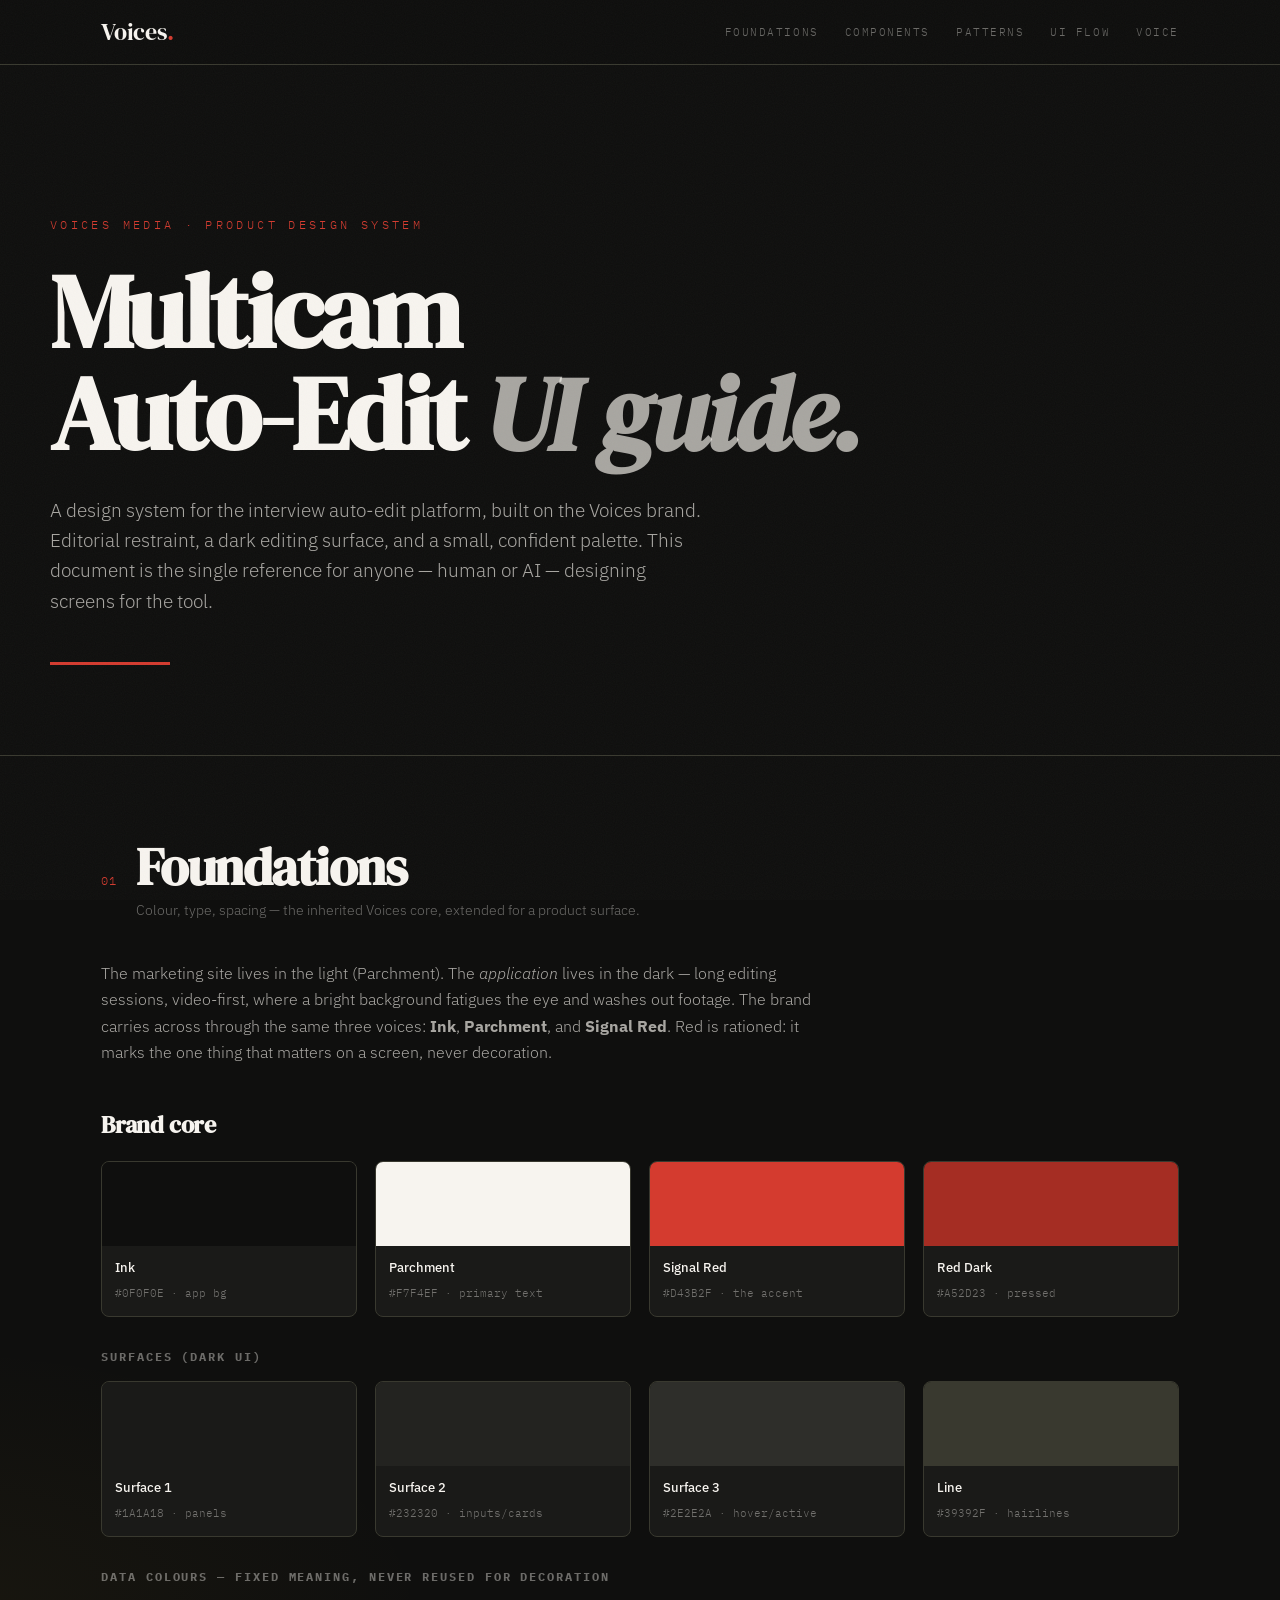
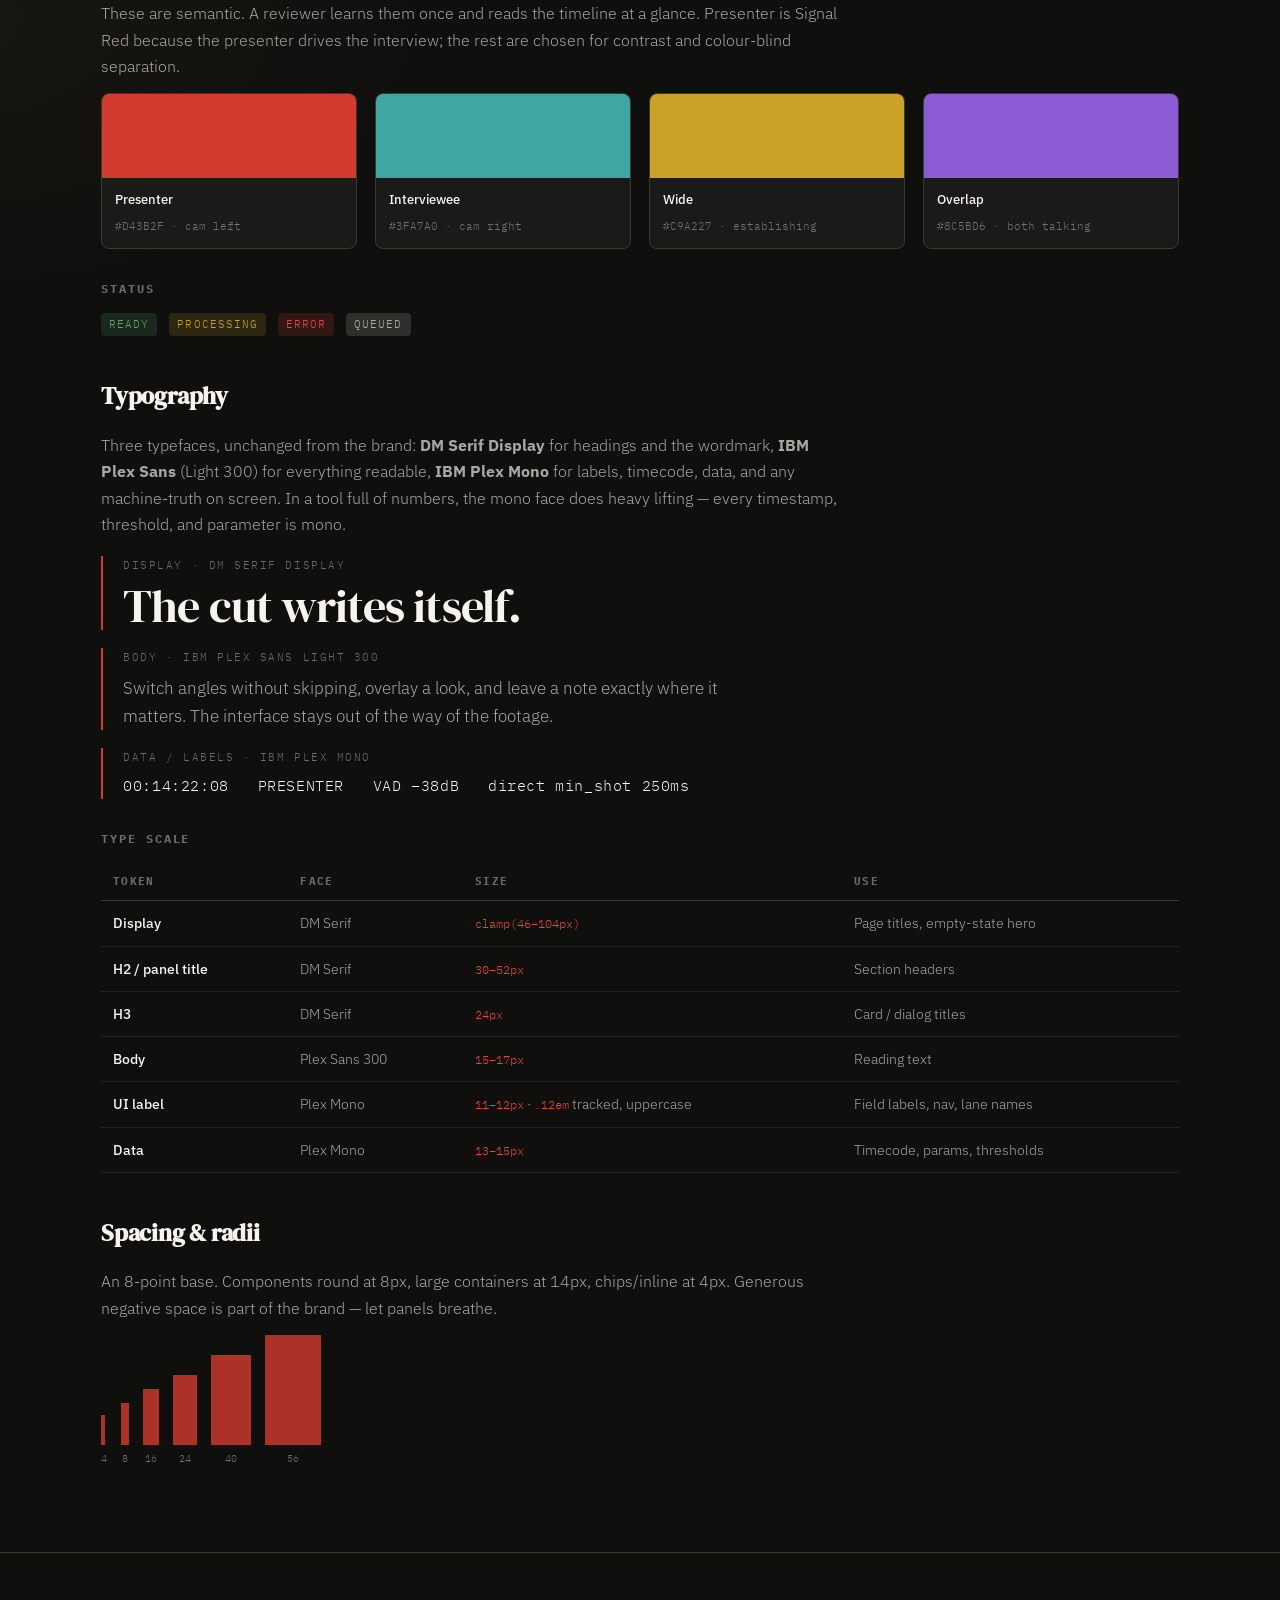
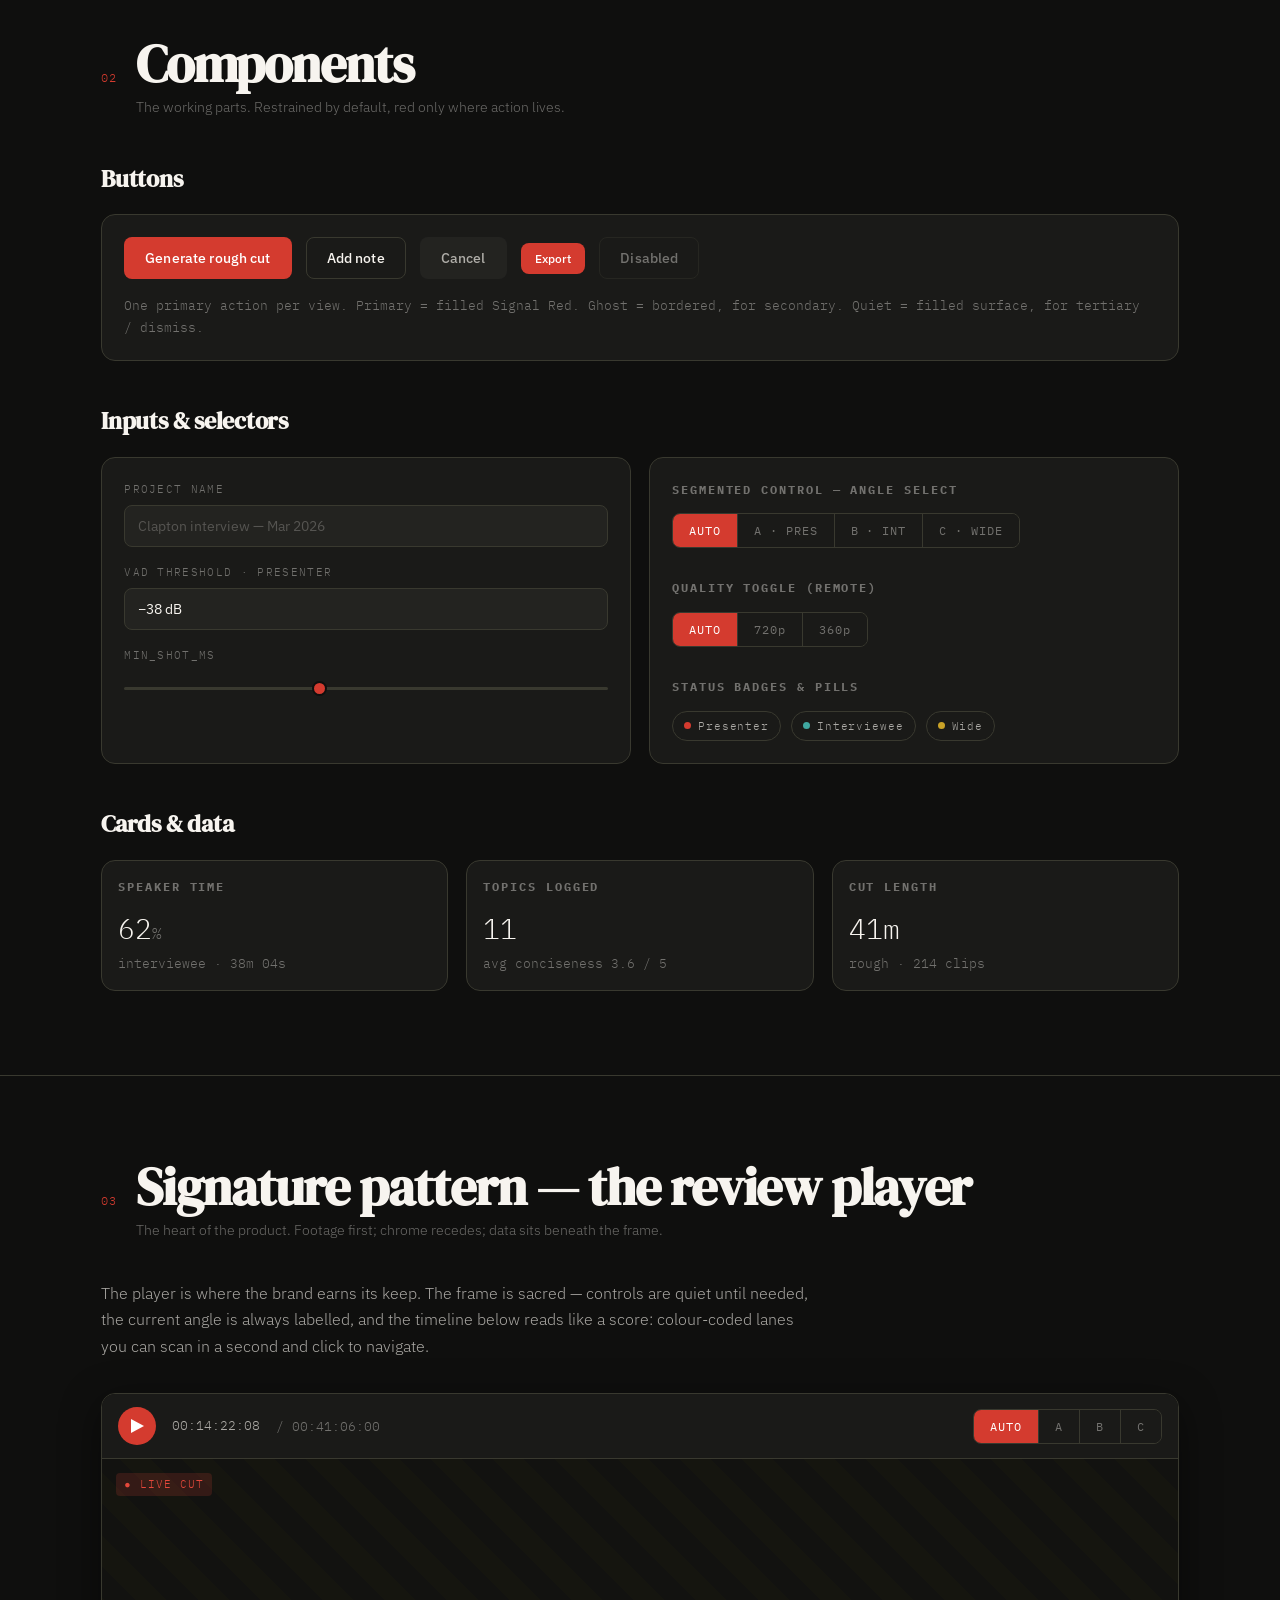
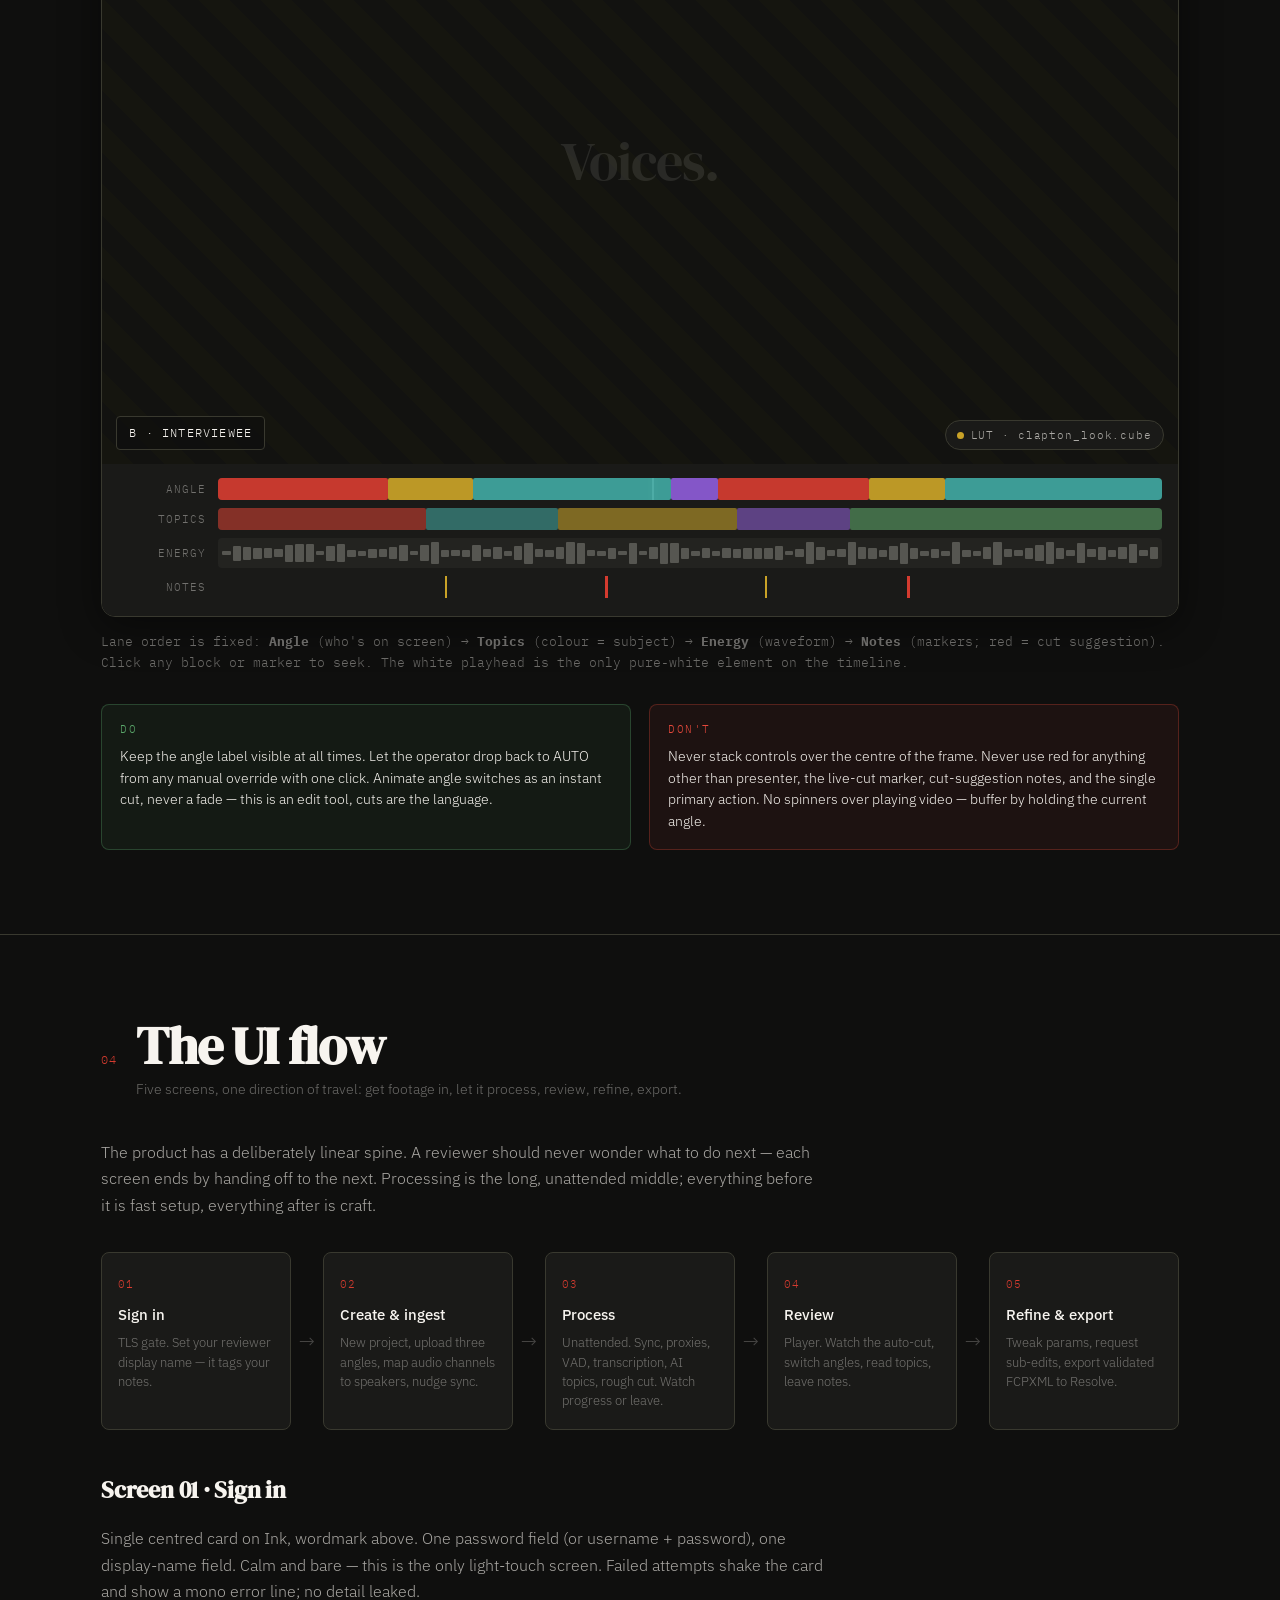
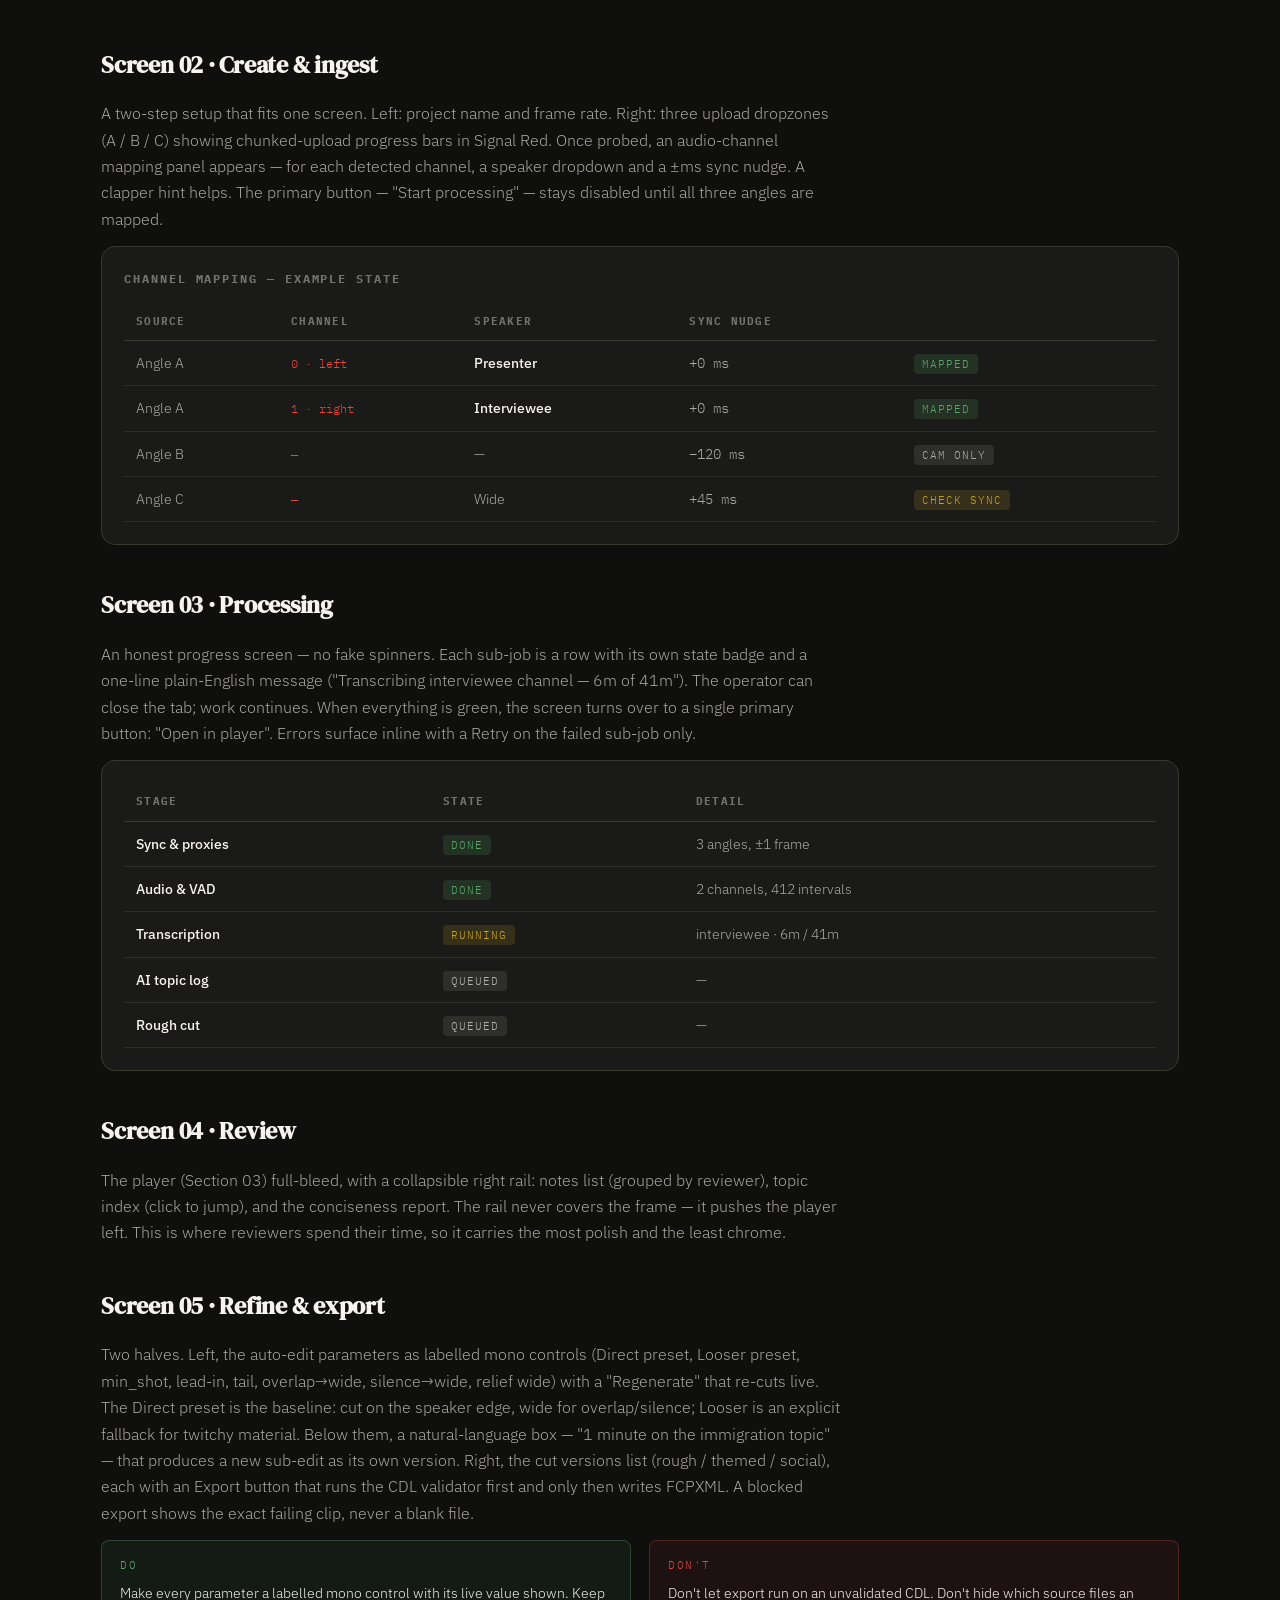
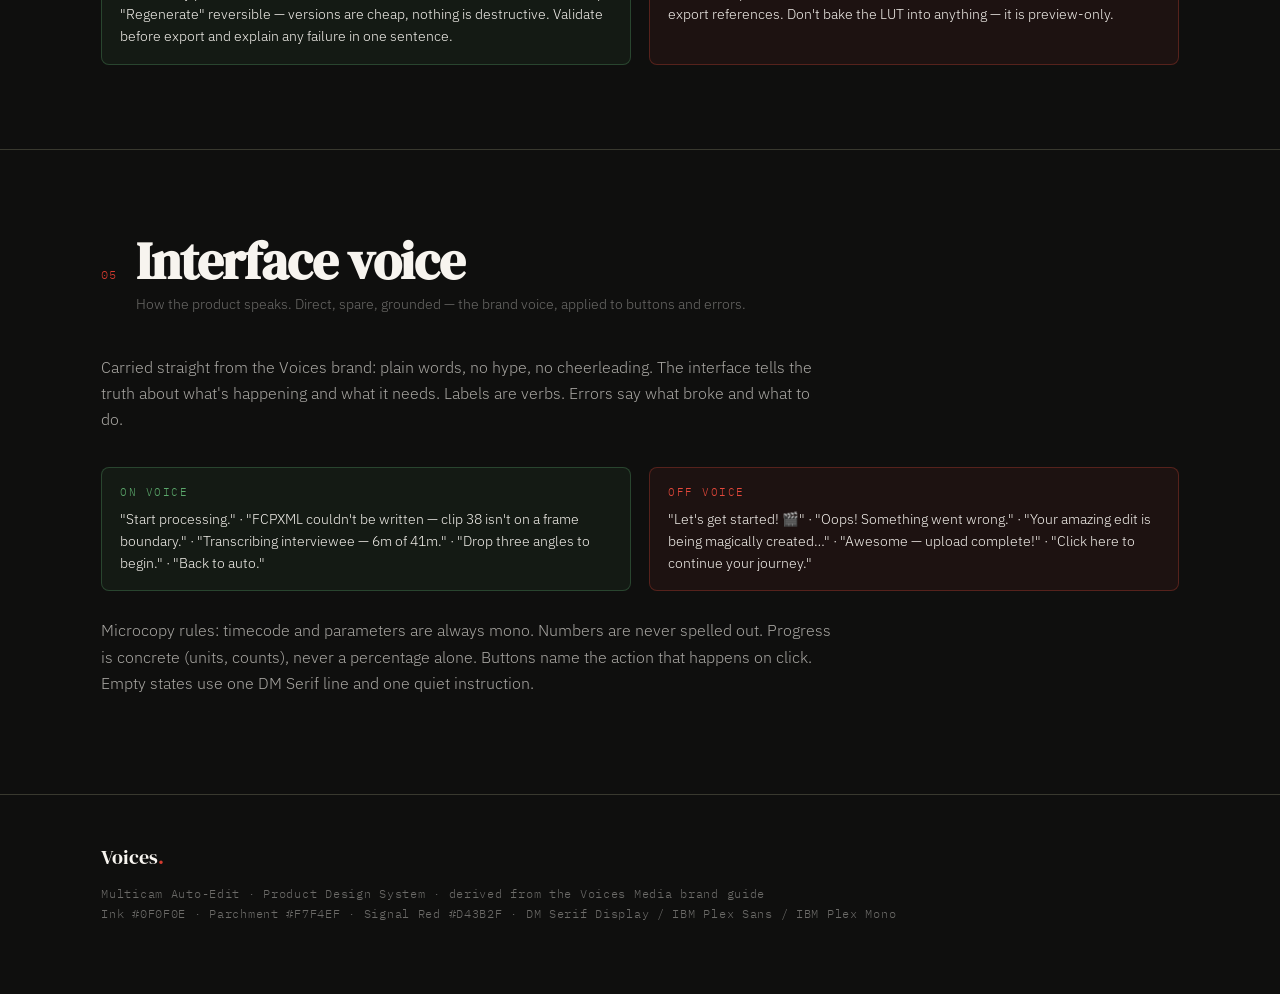
<file: docs/source/multicam_ui_style_guide.html>
<!DOCTYPE html>
<html lang="en">
<head>
<meta charset="utf-8">
<meta name="viewport" content="width=device-width, initial-scale=1">
<title>Multicam Auto-Edit — UI Style Guide & Flow</title>
<link rel="preconnect" href="https://fonts.googleapis.com">
<link rel="preconnect" href="https://fonts.gstatic.com" crossorigin>
<link href="https://fonts.googleapis.com/css2?family=DM+Serif+Display:ital@0;1&family=IBM+Plex+Sans:ital,wght@0,300;0,400;0,500;0,600;1,300&family=IBM+Plex+Mono:wght@400;500&display=swap" rel="stylesheet">
<style>
/* ============================================================
   VOICES MEDIA — PRODUCT UI SYSTEM
   Multicam Auto-Edit Platform
   Extends the Voices brand (Ink / Parchment / Signal Red,
   DM Serif Display · IBM Plex Sans · IBM Plex Mono) into a
   dark editing-application surface.
   ============================================================ */
:root{
  /* Brand core (from Voices brand guide) */
  --ink:#0F0F0E;
  --paper:#F7F4EF;
  --paper-alt:#EFECE6;
  --red:#D43B2F;
  --red-dark:#A52D23;
  --red-pale:#FAE8E6;

  /* Product surfaces — the app runs dark (editing context) */
  --bg:#0F0F0E;            /* app background = Ink */
  --surface-1:#1A1A18;     /* panels */
  --surface-2:#232320;     /* raised cards, inputs */
  --surface-3:#2E2E2A;     /* hover / active rows */
  --line:#39392F;          /* hairline borders, warm */
  --line-soft:rgba(247,244,239,.08);

  /* Text on dark */
  --t-hi:#F7F4EF;          /* primary = Parchment */
  --t-mid:rgba(247,244,239,.66);
  --t-low:rgba(247,244,239,.40);
  --t-faint:rgba(247,244,239,.24);

  /* Accents & data colours (timeline lanes, speakers, topics) */
  --red-bright:#E5483B;
  --presenter:#D43B2F;     /* Signal Red — primary speaker */
  --interviewee:#3FA7A0;   /* teal, complementary, used elsewhere in your work */
  --wide:#C9A227;          /* harvest gold — wide / establishing */
  --overlap:#8C5BD6;       /* both speaking */
  --silence:rgba(247,244,239,.10);
  --ok:#5BA86B;
  --warn:#C9A227;
  --err:#E5483B;

  --serif:'DM Serif Display',Georgia,serif;
  --sans:'IBM Plex Sans',system-ui,sans-serif;
  --mono:'IBM Plex Mono','Courier New',monospace;

  --r-sm:4px; --r-md:8px; --r-lg:14px;
  --pad:clamp(20px,4vw,56px);
  --shadow:0 10px 40px rgba(0,0,0,.45);
}
*,*::before,*::after{box-sizing:border-box;margin:0;padding:0}
html{scroll-behavior:smooth;font-size:16px}
body{
  background:var(--bg);color:var(--t-hi);
  font-family:var(--sans);font-weight:300;line-height:1.65;
  -webkit-font-smoothing:antialiased;
  background-image:
    radial-gradient(1100px 500px at 85% -8%, rgba(212,59,47,.10), transparent 60%),
    radial-gradient(900px 500px at -5% 18%, rgba(201,162,39,.05), transparent 55%);
}
/* grain overlay — printed/film texture nod */
body::after{
  content:"";position:fixed;inset:0;pointer-events:none;z-index:9999;opacity:.035;
  background-image:url("data:image/svg+xml,%3Csvg xmlns='http://www.w3.org/2000/svg' width='120' height='120'%3E%3Cfilter id='n'%3E%3CfeTurbulence type='fractalNoise' baseFrequency='.9' numOctaves='2'/%3E%3C/filter%3E%3Crect width='100%25' height='100%25' filter='url(%23n)'/%3E%3C/svg%3E");
}
img,video,svg{max-width:100%;display:block}
ul{list-style:none}
a{color:inherit;text-decoration:none}
code,.mono{font-family:var(--mono)}

/* ── Layout shell ─────────────────────────────────────────── */
.wrap{max-width:1180px;margin:0 auto;padding:0 var(--pad)}
header.top{
  position:sticky;top:0;z-index:50;
  background:rgba(15,15,14,.82);backdrop-filter:blur(12px);
  border-bottom:1px solid var(--line);
}
.top .wrap{display:flex;align-items:center;justify-content:space-between;height:64px}
.brandmark{font-family:var(--serif);font-size:24px;letter-spacing:-.01em}
.brandmark .dot{color:var(--red)}
.top nav{display:flex;gap:26px;font-family:var(--mono);font-size:11px;letter-spacing:.14em;text-transform:uppercase}
.top nav a{color:var(--t-low);transition:color .2s}
.top nav a:hover{color:var(--t-hi)}

/* ── Hero ─────────────────────────────────────────────────── */
.hero{padding:clamp(70px,12vw,150px) 0 clamp(50px,7vw,90px);position:relative}
.kicker{font-family:var(--mono);font-size:12px;letter-spacing:.28em;text-transform:uppercase;color:var(--red);margin-bottom:26px}
.hero h1{font-family:var(--serif);font-size:clamp(46px,8.5vw,104px);line-height:.98;letter-spacing:-.025em}
.hero h1 em{font-style:italic;color:var(--t-mid)}
.hero p.lede{max-width:60ch;margin-top:30px;font-size:clamp(16px,1.6vw,19px);color:var(--t-mid);line-height:1.6}
.hero .dotline{margin-top:46px;height:3px;width:120px;background:var(--red)}

/* ── Section scaffold ─────────────────────────────────────── */
section.block{padding:clamp(46px,7vw,84px) 0;border-top:1px solid var(--line)}
.sec-head{display:flex;align-items:baseline;gap:18px;margin-bottom:38px}
.sec-num{font-family:var(--mono);font-size:12px;color:var(--red);letter-spacing:.1em;padding-top:8px}
.sec-head h2{font-family:var(--serif);font-size:clamp(30px,4.4vw,52px);letter-spacing:-.02em;line-height:1.02}
.sec-head .sub{color:var(--t-low);font-size:14px;margin-top:6px}
.lead{max-width:72ch;color:var(--t-mid);font-size:16px;margin-bottom:34px}

h3.t{font-family:var(--serif);font-size:24px;letter-spacing:-.01em;margin:40px 0 16px}
h4.t{font-family:var(--mono);font-size:12px;letter-spacing:.16em;text-transform:uppercase;color:var(--t-low);margin:30px 0 14px}
p.body{color:var(--t-mid);margin-bottom:14px;max-width:74ch}
.mono-note{font-family:var(--mono);font-size:12.5px;color:var(--t-low);line-height:1.7}

/* ── Grids & cards ────────────────────────────────────────── */
.grid{display:grid;gap:18px}
.g2{grid-template-columns:repeat(2,1fr)}
.g3{grid-template-columns:repeat(3,1fr)}
.g4{grid-template-columns:repeat(4,1fr)}
@media(max-width:840px){.g2,.g3,.g4{grid-template-columns:1fr}}
.card{background:var(--surface-1);border:1px solid var(--line);border-radius:var(--r-lg);padding:22px}
.card.tight{padding:16px}

/* ── Colour swatches ──────────────────────────────────────── */
.sw{border:1px solid var(--line);border-radius:var(--r-md);overflow:hidden;background:var(--surface-1)}
.sw .chip{height:84px}
.sw .meta{padding:11px 13px}
.sw .meta b{display:block;font-size:13px;font-weight:500;color:var(--t-hi)}
.sw .meta span{font-family:var(--mono);font-size:11px;color:var(--t-low)}

/* ── Type specimens ───────────────────────────────────────── */
.spec{border-left:2px solid var(--red);padding-left:20px;margin:18px 0}
.spec .label{font-family:var(--mono);font-size:11px;letter-spacing:.14em;text-transform:uppercase;color:var(--t-low);margin-bottom:8px}
.spec .demo{color:var(--t-hi)}

/* ── Buttons & controls ───────────────────────────────────── */
.btn{font-family:var(--sans);font-weight:500;font-size:13.5px;border:1px solid transparent;border-radius:var(--r-md);
  padding:11px 20px;cursor:pointer;transition:all .18s;display:inline-flex;gap:9px;align-items:center;letter-spacing:.01em}
.btn-primary{background:var(--red);color:#fff}
.btn-primary:hover{background:var(--red-bright);transform:translateY(-1px)}
.btn-ghost{background:transparent;color:var(--t-hi);border-color:var(--line)}
.btn-ghost:hover{background:var(--surface-2);border-color:var(--t-low)}
.btn-quiet{background:var(--surface-2);color:var(--t-mid)}
.btn-quiet:hover{background:var(--surface-3);color:var(--t-hi)}
.btn:disabled{opacity:.4;cursor:not-allowed;transform:none}
.btn-sm{padding:7px 13px;font-size:12px}

.seg{display:inline-flex;border:1px solid var(--line);border-radius:var(--r-md);overflow:hidden}
.seg button{font-family:var(--mono);font-size:12px;letter-spacing:.08em;background:var(--surface-1);color:var(--t-low);
  border:none;padding:9px 16px;cursor:pointer;transition:all .15s;border-right:1px solid var(--line)}
.seg button:last-child{border-right:none}
.seg button.on{background:var(--red);color:#fff}
.seg button:not(.on):hover{background:var(--surface-2);color:var(--t-hi)}

.field{margin-bottom:16px}
.field label{display:block;font-family:var(--mono);font-size:11px;letter-spacing:.12em;text-transform:uppercase;color:var(--t-low);margin-bottom:7px}
.input{width:100%;background:var(--surface-2);border:1px solid var(--line);border-radius:var(--r-md);
  color:var(--t-hi);font-family:var(--sans);font-size:14px;padding:11px 13px;transition:border .18s}
.input:focus{outline:none;border-color:var(--red)}
.input::placeholder{color:var(--t-faint)}

.range{appearance:none;width:100%;height:3px;background:var(--line);border-radius:3px;outline:none}
.range::-webkit-slider-thumb{appearance:none;width:15px;height:15px;border-radius:50%;background:var(--red);cursor:pointer;border:2px solid var(--ink)}

.pill{display:inline-flex;align-items:center;gap:7px;font-family:var(--mono);font-size:11px;letter-spacing:.08em;
  padding:5px 11px;border-radius:100px;border:1px solid var(--line);color:var(--t-mid);background:var(--surface-1)}
.pill .led{width:7px;height:7px;border-radius:50%}
.badge{font-family:var(--mono);font-size:10.5px;letter-spacing:.1em;text-transform:uppercase;padding:3px 8px;border-radius:var(--r-sm)}
.badge.ok{background:rgba(91,168,107,.16);color:var(--ok)}
.badge.warn{background:rgba(201,162,39,.16);color:var(--warn)}
.badge.err{background:rgba(229,72,59,.16);color:var(--err)}
.badge.neutral{background:var(--surface-3);color:var(--t-mid)}

/* ── Flow diagram ─────────────────────────────────────────── */
.flow{display:flex;flex-wrap:wrap;gap:0;align-items:stretch;margin:8px 0 4px}
.flow .step{flex:1;min-width:150px;background:var(--surface-1);border:1px solid var(--line);border-radius:var(--r-md);
  padding:16px 16px 18px;position:relative}
.flow .step .n{font-family:var(--mono);font-size:11px;color:var(--red);letter-spacing:.1em}
.flow .step b{display:block;font-size:14.5px;font-weight:500;margin:8px 0 6px}
.flow .step p{font-size:12.5px;color:var(--t-low);line-height:1.55}
.flow .arrow{display:flex;align-items:center;color:var(--t-faint);padding:0 8px;font-size:20px}
@media(max-width:840px){.flow .arrow{transform:rotate(90deg);padding:6px 0}.flow .step{min-width:100%}}

/* ── Player mock ──────────────────────────────────────────── */
.player{background:#0a0a09;border:1px solid var(--line);border-radius:var(--r-lg);overflow:hidden;box-shadow:var(--shadow)}
.stage{position:relative;aspect-ratio:16/9;background:
  repeating-linear-gradient(45deg,#15150f 0 22px,#121210 22px 44px);display:flex;align-items:center;justify-content:center}
.stage .live{position:absolute;top:14px;left:14px;display:flex;gap:8px;align-items:center}
.stage .ang-label{position:absolute;bottom:14px;left:14px;font-family:var(--mono);font-size:12px;letter-spacing:.1em;
  background:rgba(15,15,14,.7);padding:6px 12px;border-radius:var(--r-sm);border:1px solid var(--line)}
.stage .lut-tag{position:absolute;bottom:14px;right:14px}
.stage .ghost{font-family:var(--serif);font-size:54px;color:rgba(247,244,239,.10);letter-spacing:-.02em}
.transport{display:flex;align-items:center;gap:16px;padding:13px 16px;background:var(--surface-1);border-bottom:1px solid var(--line)}
.transport .tc{font-family:var(--mono);font-size:13px;color:var(--t-mid)}
.transport .play{width:38px;height:38px;border-radius:50%;background:var(--red);display:flex;align-items:center;justify-content:center;cursor:pointer;border:none}
.transport .angsel{margin-left:auto}

/* ── Timeline lanes ───────────────────────────────────────── */
.tl{background:var(--surface-1);padding:14px 16px 18px}
.tl .lane{display:flex;align-items:center;gap:12px;margin-bottom:8px}
.tl .lane:last-child{margin-bottom:0}
.tl .lane .name{width:88px;flex-shrink:0;font-family:var(--mono);font-size:10.5px;letter-spacing:.1em;text-transform:uppercase;color:var(--t-low);text-align:right}
.tl .lane .track{flex:1;height:22px;background:var(--surface-2);border-radius:var(--r-sm);position:relative;overflow:hidden}
.tl .seg-blk{position:absolute;top:0;bottom:0;border-radius:2px}
.tl .wave{flex:1;height:30px;display:flex;align-items:center;gap:2px;background:var(--surface-2);border-radius:var(--r-sm);padding:0 4px;overflow:hidden}
.tl .wave i{flex:1;background:var(--t-faint);border-radius:1px}
.tl .note-mk{position:absolute;top:-3px;width:2px;height:28px;background:var(--wide)}
.tl .note-mk.cut{background:var(--red);width:3px}
.tl .playhead{position:absolute;top:-4px;bottom:-4px;width:2px;background:var(--t-hi);box-shadow:0 0 8px rgba(247,244,239,.5)}

/* ── Spec table ───────────────────────────────────────────── */
table.t{width:100%;border-collapse:collapse;font-size:13.5px}
table.t th{text-align:left;font-family:var(--mono);font-size:10.5px;letter-spacing:.12em;text-transform:uppercase;
  color:var(--t-low);padding:10px 12px;border-bottom:1px solid var(--line)}
table.t td{padding:11px 12px;border-bottom:1px solid var(--line-soft);color:var(--t-mid);vertical-align:top}
table.t td b{color:var(--t-hi);font-weight:500}
table.t tr:hover td{background:var(--surface-1)}
table.t code{font-size:12px;color:var(--red-bright)}

/* ── Do / Don't ───────────────────────────────────────────── */
.dd{border-radius:var(--r-md);padding:16px 18px;font-size:13.5px;line-height:1.6}
.dd.do{background:rgba(91,168,107,.08);border:1px solid rgba(91,168,107,.3)}
.dd.dont{background:rgba(229,72,59,.07);border:1px solid rgba(229,72,59,.28)}
.dd .h{font-family:var(--mono);font-size:11px;letter-spacing:.14em;text-transform:uppercase;margin-bottom:8px}
.dd.do .h{color:var(--ok)}.dd.dont .h{color:var(--err)}

.spacing-demo{display:flex;align-items:flex-end;gap:14px;flex-wrap:wrap}
.spacing-demo .u{background:var(--red);opacity:.8}
.spacing-demo .lbl{font-family:var(--mono);font-size:10px;color:var(--t-low);margin-top:6px;text-align:center}

footer.foot{border-top:1px solid var(--line);padding:46px 0 70px;color:var(--t-low);font-family:var(--mono);font-size:12px;letter-spacing:.06em}
footer.foot .brandmark{font-family:var(--serif);font-size:20px;color:var(--t-hi);letter-spacing:0;margin-bottom:10px}
.reveal{opacity:0;transform:translateY(18px);transition:opacity .7s,transform .7s}
.reveal.in{opacity:1;transform:none}
@media(prefers-reduced-motion:reduce){.reveal{opacity:1;transform:none;transition:none}}
</style>
</head>
<body>

<header class="top">
  <div class="wrap">
    <div class="brandmark">Voices<span class="dot">.</span></div>
    <nav>
      <a href="#foundations">Foundations</a>
      <a href="#components">Components</a>
      <a href="#patterns">Patterns</a>
      <a href="#flow">UI Flow</a>
      <a href="#voice">Voice</a>
    </nav>
  </div>
</header>

<div class="hero wrap">
  <div class="kicker">Voices Media · Product Design System</div>
  <h1>Multicam<br>Auto-Edit <em>UI guide.</em></h1>
  <p class="lede">A design system for the interview auto-edit platform, built on the Voices brand. Editorial restraint, a dark editing surface, and a small, confident palette. This document is the single reference for anyone — human or AI — designing screens for the tool.</p>
  <div class="dotline"></div>
</div>

<main>

<!-- ============ FOUNDATIONS ============ -->
<section class="block" id="foundations">
  <div class="wrap">
    <div class="sec-head">
      <div class="sec-num">01</div>
      <div>
        <h2>Foundations</h2>
        <div class="sub">Colour, type, spacing — the inherited Voices core, extended for a product surface.</div>
      </div>
    </div>

    <p class="lead">The marketing site lives in the light (Parchment). The <em>application</em> lives in the dark — long editing sessions, video-first, where a bright background fatigues the eye and washes out footage. The brand carries across through the same three voices: <b>Ink</b>, <b>Parchment</b>, and <b>Signal Red</b>. Red is rationed: it marks the one thing that matters on a screen, never decoration.</p>

    <h3 class="t">Brand core</h3>
    <div class="grid g4">
      <div class="sw"><div class="chip" style="background:#0F0F0E"></div><div class="meta"><b>Ink</b><span>#0F0F0E · app bg</span></div></div>
      <div class="sw"><div class="chip" style="background:#F7F4EF"></div><div class="meta"><b>Parchment</b><span>#F7F4EF · primary text</span></div></div>
      <div class="sw"><div class="chip" style="background:#D43B2F"></div><div class="meta"><b>Signal Red</b><span>#D43B2F · the accent</span></div></div>
      <div class="sw"><div class="chip" style="background:#A52D23"></div><div class="meta"><b>Red Dark</b><span>#A52D23 · pressed</span></div></div>
    </div>

    <h4 class="t">Surfaces (dark UI)</h4>
    <div class="grid g4">
      <div class="sw"><div class="chip" style="background:#1A1A18"></div><div class="meta"><b>Surface 1</b><span>#1A1A18 · panels</span></div></div>
      <div class="sw"><div class="chip" style="background:#232320"></div><div class="meta"><b>Surface 2</b><span>#232320 · inputs/cards</span></div></div>
      <div class="sw"><div class="chip" style="background:#2E2E2A"></div><div class="meta"><b>Surface 3</b><span>#2E2E2A · hover/active</span></div></div>
      <div class="sw"><div class="chip" style="background:#39392F"></div><div class="meta"><b>Line</b><span>#39392F · hairlines</span></div></div>
    </div>

    <h4 class="t">Data colours — fixed meaning, never reused for decoration</h4>
    <p class="body">These are semantic. A reviewer learns them once and reads the timeline at a glance. Presenter is Signal Red because the presenter drives the interview; the rest are chosen for contrast and colour-blind separation.</p>
    <div class="grid g4">
      <div class="sw"><div class="chip" style="background:#D43B2F"></div><div class="meta"><b>Presenter</b><span>#D43B2F · cam left</span></div></div>
      <div class="sw"><div class="chip" style="background:#3FA7A0"></div><div class="meta"><b>Interviewee</b><span>#3FA7A0 · cam right</span></div></div>
      <div class="sw"><div class="chip" style="background:#C9A227"></div><div class="meta"><b>Wide</b><span>#C9A227 · establishing</span></div></div>
      <div class="sw"><div class="chip" style="background:#8C5BD6"></div><div class="meta"><b>Overlap</b><span>#8C5BD6 · both talking</span></div></div>
    </div>

    <h4 class="t">Status</h4>
    <div style="display:flex;gap:12px;flex-wrap:wrap;margin-top:4px">
      <span class="badge ok">Ready</span>
      <span class="badge warn">Processing</span>
      <span class="badge err">Error</span>
      <span class="badge neutral">Queued</span>
    </div>

    <h3 class="t">Typography</h3>
    <p class="body">Three typefaces, unchanged from the brand: <b>DM Serif Display</b> for headings and the wordmark, <b>IBM Plex Sans</b> (Light 300) for everything readable, <b>IBM Plex Mono</b> for labels, timecode, data, and any machine-truth on screen. In a tool full of numbers, the mono face does heavy lifting — every timestamp, threshold, and parameter is mono.</p>

    <div class="spec">
      <div class="label">Display · DM Serif Display</div>
      <div class="demo" style="font-family:var(--serif);font-size:46px;line-height:1.05;letter-spacing:-.02em">The cut writes itself.</div>
    </div>
    <div class="spec">
      <div class="label">Body · IBM Plex Sans Light 300</div>
      <div class="demo" style="font-size:17px;color:var(--t-mid);max-width:60ch">Switch angles without skipping, overlay a look, and leave a note exactly where it matters. The interface stays out of the way of the footage.</div>
    </div>
    <div class="spec">
      <div class="label">Data / labels · IBM Plex Mono</div>
      <div class="demo mono" style="font-size:15px;color:var(--t-hi);letter-spacing:.04em">00:14:22:08 &nbsp; PRESENTER &nbsp; VAD −38dB &nbsp; direct min_shot 250ms</div>
    </div>

    <h4 class="t">Type scale</h4>
    <table class="t">
      <tr><th>Token</th><th>Face</th><th>Size</th><th>Use</th></tr>
      <tr><td><b>Display</b></td><td>DM Serif</td><td><code>clamp(46–104px)</code></td><td>Page titles, empty-state hero</td></tr>
      <tr><td><b>H2 / panel title</b></td><td>DM Serif</td><td><code>30–52px</code></td><td>Section headers</td></tr>
      <tr><td><b>H3</b></td><td>DM Serif</td><td><code>24px</code></td><td>Card / dialog titles</td></tr>
      <tr><td><b>Body</b></td><td>Plex Sans 300</td><td><code>15–17px</code></td><td>Reading text</td></tr>
      <tr><td><b>UI label</b></td><td>Plex Mono</td><td><code>11–12px</code> · <code>.12em</code> tracked, uppercase</td><td>Field labels, nav, lane names</td></tr>
      <tr><td><b>Data</b></td><td>Plex Mono</td><td><code>13–15px</code></td><td>Timecode, params, thresholds</td></tr>
    </table>

    <h3 class="t">Spacing &amp; radii</h3>
    <p class="body">An 8-point base. Components round at 8px, large containers at 14px, chips/inline at 4px. Generous negative space is part of the brand — let panels breathe.</p>
    <div class="spacing-demo">
      <div><div class="u" style="width:4px;height:30px"></div><div class="lbl">4</div></div>
      <div><div class="u" style="width:8px;height:42px"></div><div class="lbl">8</div></div>
      <div><div class="u" style="width:16px;height:56px"></div><div class="lbl">16</div></div>
      <div><div class="u" style="width:24px;height:70px"></div><div class="lbl">24</div></div>
      <div><div class="u" style="width:40px;height:90px"></div><div class="lbl">40</div></div>
      <div><div class="u" style="width:56px;height:110px"></div><div class="lbl">56</div></div>
    </div>
  </div>
</section>

<!-- ============ COMPONENTS ============ -->
<section class="block" id="components">
  <div class="wrap">
    <div class="sec-head">
      <div class="sec-num">02</div>
      <div><h2>Components</h2><div class="sub">The working parts. Restrained by default, red only where action lives.</div></div>
    </div>

    <h3 class="t">Buttons</h3>
    <div class="card">
      <div style="display:flex;gap:14px;flex-wrap:wrap;align-items:center">
        <button class="btn btn-primary">Generate rough cut</button>
        <button class="btn btn-ghost">Add note</button>
        <button class="btn btn-quiet">Cancel</button>
        <button class="btn btn-primary btn-sm">Export</button>
        <button class="btn btn-ghost" disabled>Disabled</button>
      </div>
      <p class="mono-note" style="margin-top:16px">One primary action per view. Primary = filled Signal Red. Ghost = bordered, for secondary. Quiet = filled surface, for tertiary / dismiss.</p>
    </div>

    <h3 class="t">Inputs &amp; selectors</h3>
    <div class="grid g2">
      <div class="card">
        <div class="field"><label>Project name</label><input class="input" placeholder="Clapton interview — Mar 2026"></div>
        <div class="field"><label>VAD threshold · presenter</label><input class="input mono" value="−38 dB"></div>
        <div class="field" style="margin-bottom:0"><label>min_shot_ms</label><input type="range" class="range" value="40"></div>
      </div>
      <div class="card">
        <h4 class="t" style="margin-top:0">Segmented control — angle select</h4>
        <div class="seg">
          <button class="on">AUTO</button><button>A · PRES</button><button>B · INT</button><button>C · WIDE</button>
        </div>
        <h4 class="t">Quality toggle (remote)</h4>
        <div class="seg"><button class="on">AUTO</button><button>720p</button><button>360p</button></div>
        <h4 class="t">Status badges &amp; pills</h4>
        <div style="display:flex;gap:10px;flex-wrap:wrap">
          <span class="pill"><span class="led" style="background:var(--presenter)"></span>Presenter</span>
          <span class="pill"><span class="led" style="background:var(--interviewee)"></span>Interviewee</span>
          <span class="pill"><span class="led" style="background:var(--wide)"></span>Wide</span>
        </div>
      </div>
    </div>

    <h3 class="t">Cards &amp; data</h3>
    <div class="grid g3">
      <div class="card tight"><h4 class="t" style="margin:0 0 10px">Speaker time</h4><div class="mono" style="font-size:28px;color:var(--t-hi)">62<span style="color:var(--t-low);font-size:16px">%</span></div><div class="mono-note">interviewee · 38m 04s</div></div>
      <div class="card tight"><h4 class="t" style="margin:0 0 10px">Topics logged</h4><div class="mono" style="font-size:28px;color:var(--t-hi)">11</div><div class="mono-note">avg conciseness 3.6 / 5</div></div>
      <div class="card tight"><h4 class="t" style="margin:0 0 10px">Cut length</h4><div class="mono" style="font-size:28px;color:var(--t-hi)">41m</div><div class="mono-note">rough · 214 clips</div></div>
    </div>
  </div>
</section>

<!-- ============ PATTERNS: PLAYER ============ -->
<section class="block" id="patterns">
  <div class="wrap">
    <div class="sec-head">
      <div class="sec-num">03</div>
      <div><h2>Signature pattern — the review player</h2><div class="sub">The heart of the product. Footage first; chrome recedes; data sits beneath the frame.</div></div>
    </div>
    <p class="lead">The player is where the brand earns its keep. The frame is sacred — controls are quiet until needed, the current angle is always labelled, and the timeline below reads like a score: colour-coded lanes you can scan in a second and click to navigate.</p>

    <div class="player">
      <div class="transport">
        <button class="play" aria-label="play">
          <svg width="13" height="14" viewBox="0 0 13 14" fill="#fff"><path d="M0 0l13 7L0 14z"/></svg>
        </button>
        <span class="tc">00:14:22:08</span>
        <span class="mono-note">/ 00:41:06:00</span>
        <div class="angsel"><div class="seg"><button class="on">AUTO</button><button>A</button><button>B</button><button>C</button></div></div>
      </div>
      <div class="stage">
        <span class="live"><span class="badge err">● LIVE CUT</span></span>
        <span class="ghost">Voices.</span>
        <span class="ang-label">B · INTERVIEWEE</span>
        <span class="lut-tag pill"><span class="led" style="background:var(--wide)"></span>LUT · clapton_look.cube</span>
      </div>
      <div class="tl">
        <div class="lane">
          <span class="name">Angle</span>
          <div class="track" id="angle-track">
            <div class="playhead" style="left:46%"></div>
          </div>
        </div>
        <div class="lane">
          <span class="name">Topics</span>
          <div class="track" id="topic-track"></div>
        </div>
        <div class="lane">
          <span class="name">Energy</span>
          <div class="wave" id="wave"></div>
        </div>
        <div class="lane">
          <span class="name">Notes</span>
          <div class="track" id="note-track" style="background:transparent"></div>
        </div>
      </div>
    </div>
    <p class="mono-note" style="margin-top:14px">Lane order is fixed: <b>Angle</b> (who's on screen) → <b>Topics</b> (colour = subject) → <b>Energy</b> (waveform) → <b>Notes</b> (markers; red = cut suggestion). Click any block or marker to seek. The white playhead is the only pure-white element on the timeline.</p>

    <div class="grid g2" style="margin-top:30px">
      <div class="dd do"><div class="h">Do</div>Keep the angle label visible at all times. Let the operator drop back to AUTO from any manual override with one click. Animate angle switches as an instant cut, never a fade — this is an edit tool, cuts are the language.</div>
      <div class="dd dont"><div class="h">Don't</div>Never stack controls over the centre of the frame. Never use red for anything other than presenter, the live-cut marker, cut-suggestion notes, and the single primary action. No spinners over playing video — buffer by holding the current angle.</div>
    </div>
  </div>
</section>

<!-- ============ UI FLOW ============ -->
<section class="block" id="flow">
  <div class="wrap">
    <div class="sec-head">
      <div class="sec-num">04</div>
      <div><h2>The UI flow</h2><div class="sub">Five screens, one direction of travel: get footage in, let it process, review, refine, export.</div></div>
    </div>
    <p class="lead">The product has a deliberately linear spine. A reviewer should never wonder what to do next — each screen ends by handing off to the next. Processing is the long, unattended middle; everything before it is fast setup, everything after is craft.</p>

    <div class="flow">
      <div class="step"><span class="n">01</span><b>Sign in</b><p>TLS gate. Set your reviewer display name — it tags your notes.</p></div>
      <div class="arrow">→</div>
      <div class="step"><span class="n">02</span><b>Create &amp; ingest</b><p>New project, upload three angles, map audio channels to speakers, nudge sync.</p></div>
      <div class="arrow">→</div>
      <div class="step"><span class="n">03</span><b>Process</b><p>Unattended. Sync, proxies, VAD, transcription, AI topics, rough cut. Watch progress or leave.</p></div>
      <div class="arrow">→</div>
      <div class="step"><span class="n">04</span><b>Review</b><p>Player. Watch the auto-cut, switch angles, read topics, leave notes.</p></div>
      <div class="arrow">→</div>
      <div class="step"><span class="n">05</span><b>Refine &amp; export</b><p>Tweak params, request sub-edits, export validated FCPXML to Resolve.</p></div>
    </div>

    <h3 class="t">Screen 01 · Sign in</h3>
    <p class="body">Single centred card on Ink, wordmark above. One password field (or username + password), one display-name field. Calm and bare — this is the only light-touch screen. Failed attempts shake the card and show a mono error line; no detail leaked.</p>

    <h3 class="t">Screen 02 · Create &amp; ingest</h3>
    <p class="body">A two-step setup that fits one screen. Left: project name and frame rate. Right: three upload dropzones (A / B / C) showing chunked-upload progress bars in Signal Red. Once probed, an audio-channel mapping panel appears — for each detected channel, a speaker dropdown and a ±ms sync nudge. A clapper hint helps. The primary button — "Start processing" — stays disabled until all three angles are mapped.</p>
    <div class="card">
      <h4 class="t" style="margin-top:0">Channel mapping — example state</h4>
      <table class="t">
        <tr><th>Source</th><th>Channel</th><th>Speaker</th><th>Sync nudge</th><th></th></tr>
        <tr><td>Angle A</td><td><code>0 · left</code></td><td><b>Presenter</b></td><td class="mono">+0 ms</td><td><span class="badge ok">mapped</span></td></tr>
        <tr><td>Angle A</td><td><code>1 · right</code></td><td><b>Interviewee</b></td><td class="mono">+0 ms</td><td><span class="badge ok">mapped</span></td></tr>
        <tr><td>Angle B</td><td><code>—</code></td><td>—</td><td class="mono">−120 ms</td><td><span class="badge neutral">cam only</span></td></tr>
        <tr><td>Angle C</td><td><code>—</code></td><td>Wide</td><td class="mono">+45 ms</td><td><span class="badge warn">check sync</span></td></tr>
      </table>
    </div>

    <h3 class="t">Screen 03 · Processing</h3>
    <p class="body">An honest progress screen — no fake spinners. Each sub-job is a row with its own state badge and a one-line plain-English message ("Transcribing interviewee channel — 6m of 41m"). The operator can close the tab; work continues. When everything is green, the screen turns over to a single primary button: "Open in player". Errors surface inline with a Retry on the failed sub-job only.</p>
    <div class="card">
      <table class="t">
        <tr><th>Stage</th><th>State</th><th>Detail</th></tr>
        <tr><td><b>Sync &amp; proxies</b></td><td><span class="badge ok">Done</span></td><td>3 angles, ±1 frame</td></tr>
        <tr><td><b>Audio &amp; VAD</b></td><td><span class="badge ok">Done</span></td><td>2 channels, 412 intervals</td></tr>
        <tr><td><b>Transcription</b></td><td><span class="badge warn">Running</span></td><td>interviewee · 6m / 41m</td></tr>
        <tr><td><b>AI topic log</b></td><td><span class="badge neutral">Queued</span></td><td>—</td></tr>
        <tr><td><b>Rough cut</b></td><td><span class="badge neutral">Queued</span></td><td>—</td></tr>
      </table>
    </div>

    <h3 class="t">Screen 04 · Review</h3>
    <p class="body">The player (Section 03) full-bleed, with a collapsible right rail: notes list (grouped by reviewer), topic index (click to jump), and the conciseness report. The rail never covers the frame — it pushes the player left. This is where reviewers spend their time, so it carries the most polish and the least chrome.</p>

    <h3 class="t">Screen 05 · Refine &amp; export</h3>
    <p class="body">Two halves. Left, the auto-edit parameters as labelled mono controls (Direct preset, Looser preset, min_shot, lead-in, tail, overlap→wide, silence→wide, relief wide) with a "Regenerate" that re-cuts live. The Direct preset is the baseline: cut on the speaker edge, wide for overlap/silence; Looser is an explicit fallback for twitchy material. Below them, a natural-language box — "1 minute on the immigration topic" — that produces a new sub-edit as its own version. Right, the cut versions list (rough / themed / social), each with an Export button that runs the CDL validator first and only then writes FCPXML. A blocked export shows the exact failing clip, never a blank file.</p>
    <div class="grid g2">
      <div class="dd do"><div class="h">Do</div>Make every parameter a labelled mono control with its live value shown. Keep "Regenerate" reversible — versions are cheap, nothing is destructive. Validate before export and explain any failure in one sentence.</div>
      <div class="dd dont"><div class="h">Don't</div>Don't let export run on an unvalidated CDL. Don't hide which source files an export references. Don't bake the LUT into anything — it is preview-only.</div>
    </div>
  </div>
</section>

<!-- ============ VOICE ============ -->
<section class="block" id="voice">
  <div class="wrap">
    <div class="sec-head">
      <div class="sec-num">05</div>
      <div><h2>Interface voice</h2><div class="sub">How the product speaks. Direct, spare, grounded — the brand voice, applied to buttons and errors.</div></div>
    </div>
    <p class="lead">Carried straight from the Voices brand: plain words, no hype, no cheerleading. The interface tells the truth about what's happening and what it needs. Labels are verbs. Errors say what broke and what to do.</p>
    <div class="grid g2">
      <div class="dd do"><div class="h">On voice</div>
        "Start processing." · "FCPXML couldn't be written — clip 38 isn't on a frame boundary." · "Transcribing interviewee — 6m of 41m." · "Drop three angles to begin." · "Back to auto."
      </div>
      <div class="dd dont"><div class="h">Off voice</div>
        "Let's get started! 🎬" · "Oops! Something went wrong." · "Your amazing edit is being magically created…" · "Awesome — upload complete!" · "Click here to continue your journey."
      </div>
    </div>
    <p class="body" style="margin-top:26px">Microcopy rules: timecode and parameters are always mono. Numbers are never spelled out. Progress is concrete (units, counts), never a percentage alone. Buttons name the action that happens on click. Empty states use one DM Serif line and one quiet instruction.</p>
  </div>
</section>

</main>

<footer class="foot">
  <div class="wrap">
    <div class="brandmark">Voices<span style="color:var(--red)">.</span></div>
    Multicam Auto-Edit · Product Design System · derived from the Voices Media brand guide<br>
    Ink #0F0F0E · Parchment #F7F4EF · Signal Red #D43B2F · DM Serif Display / IBM Plex Sans / IBM Plex Mono
  </div>
</footer>

<script>
// timeline mock fills + reveal
(function(){
  var presenter='#D43B2F',interviewee='#3FA7A0',wide='#C9A227',overlap='#8C5BD6';
  // angle lane segments [leftPct,widthPct,color]
  var angle=[[0,18,presenter],[18,9,wide],[27,21,interviewee],[48,5,overlap],[53,16,presenter],[69,8,wide],[77,23,interviewee]];
  var t=document.getElementById('angle-track');
  angle.forEach(function(s){var d=document.createElement('div');d.className='seg-blk';d.style.left=s[0]+'%';d.style.width=s[1]+'%';d.style.background=s[2];d.style.opacity=.92;t.appendChild(d);});
  // topics
  var tcol=['#D43B2F','#3FA7A0','#C9A227','#8C5BD6','#5BA86B'];
  var topics=[[0,22],[22,14],[36,19],[55,12],[67,33]];
  var tt=document.getElementById('topic-track');
  topics.forEach(function(s,i){var d=document.createElement('div');d.className='seg-blk';d.style.left=s[0]+'%';d.style.width=s[1]+'%';d.style.background=tcol[i%tcol.length];d.style.opacity=.55;tt.appendChild(d);});
  // wave
  var w=document.getElementById('wave');
  for(var i=0;i<90;i++){var b=document.createElement('i');b.style.height=(15+Math.abs(Math.sin(i*0.7))*Math.random()*70).toFixed(0)+'%';w.appendChild(b);}
  // notes
  var nt=document.getElementById('note-track');
  [[24,0],[41,1],[58,0],[73,1]].forEach(function(n){var m=document.createElement('div');m.className='note-mk'+(n[1]?' cut':'');m.style.left=n[0]+'%';nt.appendChild(m);});
  // reveal
  var io=new IntersectionObserver(function(es){es.forEach(function(e){if(e.isIntersecting)e.target.classList.add('in');});},{threshold:.12});
  document.querySelectorAll('section.block').forEach(function(s){s.classList.add('reveal');io.observe(s);});
})();
</script>
</body>
</html>
</file>
